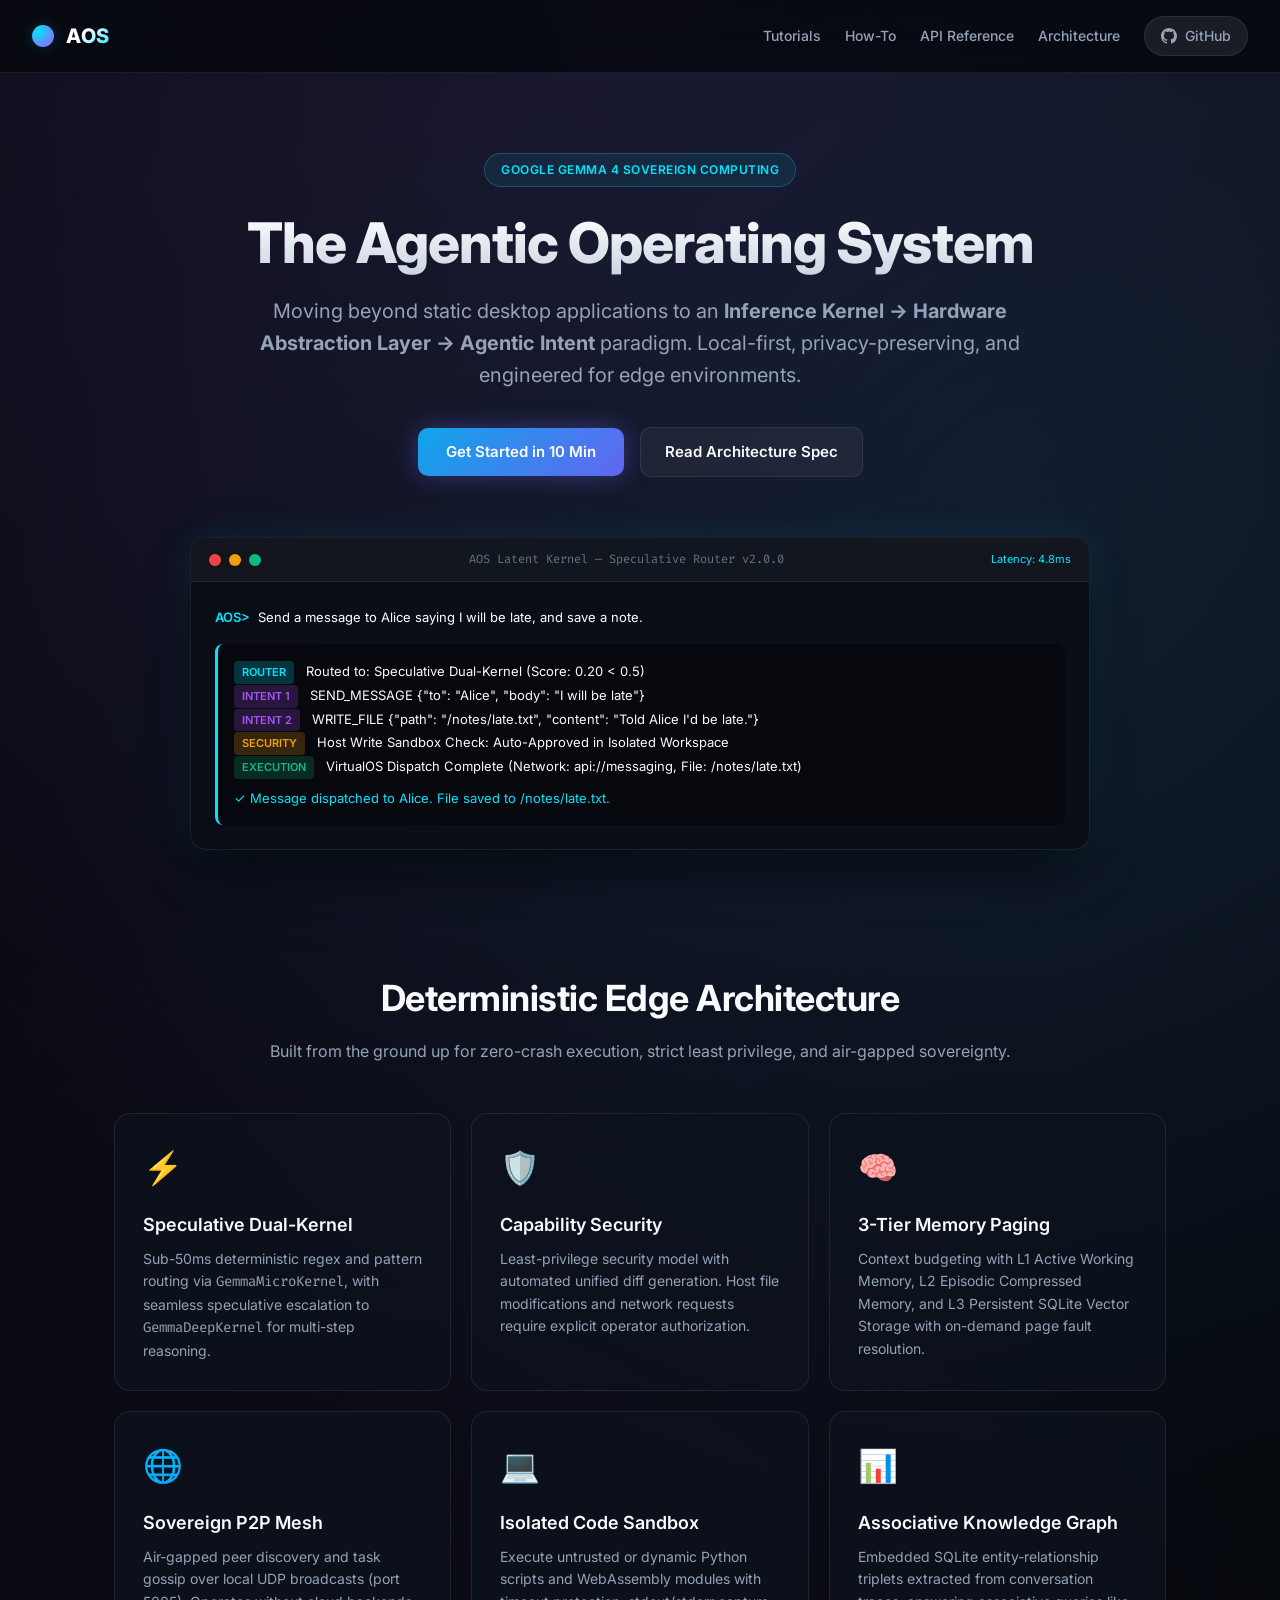
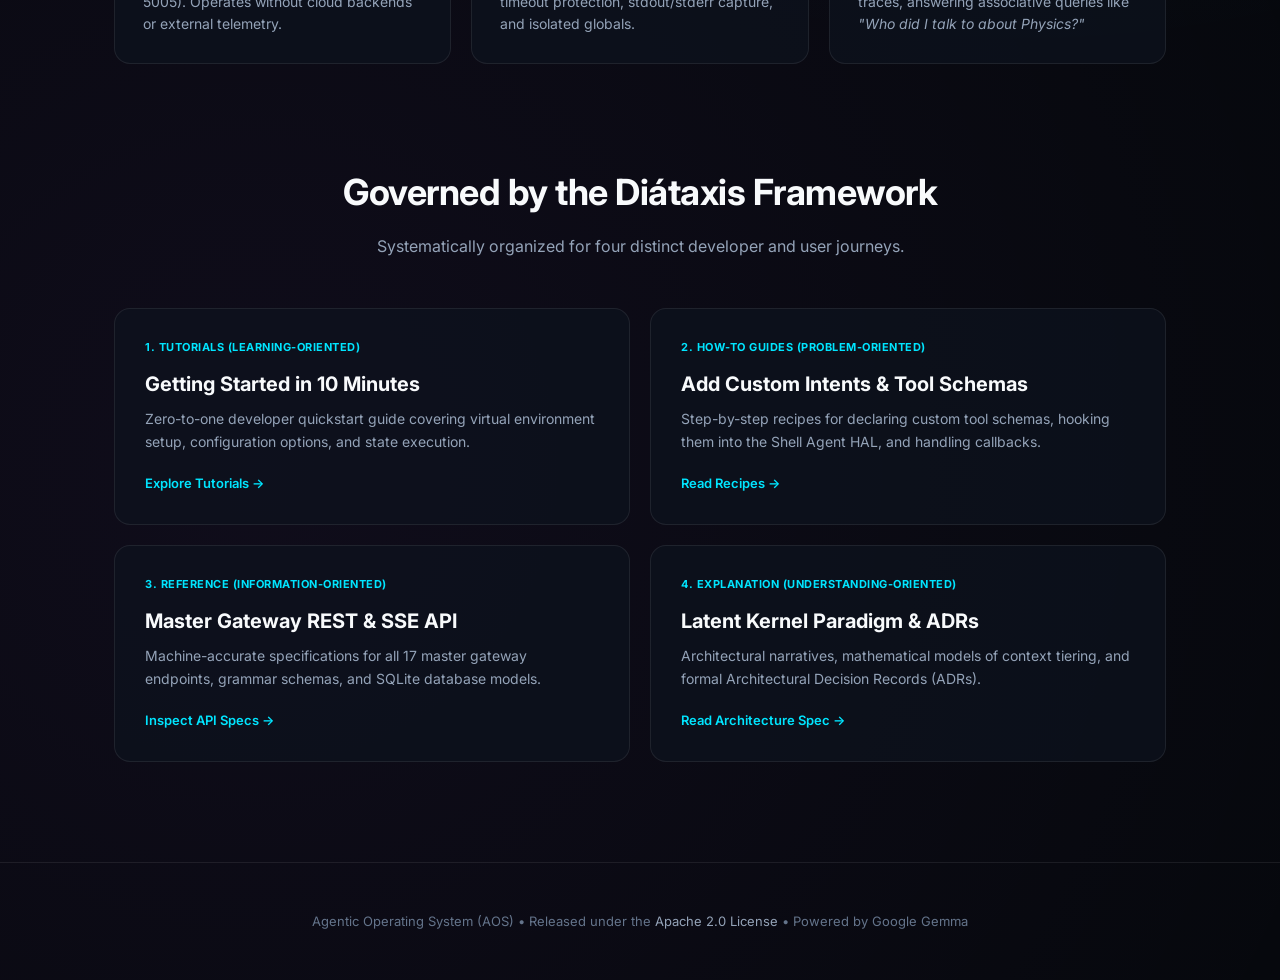
<file: showcase.html>
<!DOCTYPE html>
<html lang="en">
<head>
    <meta charset="UTF-8">
    <meta name="viewport" content="width=device-width, initial-scale=1.0">
    <title>AOS — Agentic Operating System powered by Gemma</title>
    <link rel="preconnect" href="https://fonts.googleapis.com">
    <link rel="preconnect" href="https://fonts.gstatic.com" crossorigin>
    <link href="https://fonts.googleapis.com/css2?family=Fira+Code:wght@400;500;600&family=Inter:wght@300;400;500;600;700;800&display=swap" rel="stylesheet">
    <style>
        :root {
            --bg-base: #06080d;
            --bg-card: rgba(14, 19, 31, 0.7);
            --bg-card-hover: rgba(22, 30, 49, 0.85);
            --border-card: rgba(255, 255, 255, 0.08);
            --border-highlight: rgba(0, 229, 255, 0.3);
            --cyan: #00e5ff;
            --cyan-glow: rgba(0, 229, 255, 0.2);
            --purple: #a855f7;
            --purple-glow: rgba(168, 85, 247, 0.2);
            --text-main: #f8fafc;
            --text-secondary: #94a3b8;
            --text-muted: #64748b;
            --success: #10b981;
            --warning: #f59e0b;
        }

        * {
            margin: 0;
            padding: 0;
            box-sizing: border-box;
            font-family: 'Inter', -apple-system, BlinkMacSystemFont, "Segoe UI", Roboto, sans-serif;
        }

        code, pre, .terminal-font {
            font-family: 'Fira Code', monospace;
        }

        body {
            background-color: var(--bg-base);
            background-image: 
                radial-gradient(circle at 50% 0%, rgba(168, 85, 247, 0.12) 0%, transparent 60%),
                radial-gradient(circle at 80% 20%, rgba(0, 229, 255, 0.08) 0%, transparent 50%),
                radial-gradient(circle at 20% 80%, rgba(168, 85, 247, 0.06) 0%, transparent 50%);
            color: var(--text-main);
            overflow-x: hidden;
            line-height: 1.6;
        }

        /* Nav */
        nav {
            position: sticky;
            top: 0;
            z-index: 100;
            background: rgba(6, 8, 13, 0.8);
            backdrop-filter: blur(20px);
            border-bottom: 1px solid var(--border-card);
            padding: 16px 32px;
            display: flex;
            align-items: center;
            justify-content: space-between;
        }

        .logo-wrap {
            display: flex;
            align-items: center;
            gap: 12px;
            text-decoration: none;
        }

        .orb-glow {
            width: 22px;
            height: 22px;
            border-radius: 50%;
            background: radial-gradient(circle at 30% 30%, var(--cyan), var(--purple));
            box-shadow: 0 0 16px var(--cyan-glow);
            animation: pulseOrb 4s infinite alternate;
        }

        .logo-text {
            font-size: 20px;
            font-weight: 800;
            letter-spacing: 0.5px;
            background: linear-gradient(135deg, #fff 40%, var(--cyan));
            -webkit-background-clip: text;
            -webkit-text-fill-color: transparent;
        }

        .nav-links {
            display: flex;
            align-items: center;
            gap: 24px;
        }

        .nav-links a {
            color: var(--text-secondary);
            text-decoration: none;
            font-size: 14px;
            font-weight: 500;
            transition: color 0.2s;
        }

        .nav-links a:hover {
            color: #fff;
        }

        .btn-github {
            display: flex;
            align-items: center;
            gap: 8px;
            background: rgba(255, 255, 255, 0.08);
            border: 1px solid var(--border-card);
            color: #fff;
            padding: 8px 16px;
            border-radius: 20px;
            font-size: 13px;
            font-weight: 600;
            text-decoration: none;
            transition: all 0.2s;
        }

        .btn-github:hover {
            background: rgba(255, 255, 255, 0.15);
            border-color: rgba(255, 255, 255, 0.25);
            transform: translateY(-1px);
        }

        /* Hero */
        .hero {
            max-width: 1100px;
            margin: 0 auto;
            padding: 80px 24px 40px 24px;
            text-align: center;
        }

        .badge-pill {
            display: inline-flex;
            align-items: center;
            gap: 8px;
            background: rgba(0, 229, 255, 0.08);
            border: 1px solid rgba(0, 229, 255, 0.25);
            color: var(--cyan);
            padding: 6px 16px;
            border-radius: 20px;
            font-size: 12px;
            font-weight: 600;
            text-transform: uppercase;
            letter-spacing: 0.5px;
            margin-bottom: 24px;
        }

        h1 {
            font-size: 56px;
            font-weight: 800;
            line-height: 1.15;
            letter-spacing: -1px;
            margin-bottom: 20px;
            background: linear-gradient(180deg, #ffffff 0%, #cbd5e1 100%);
            -webkit-background-clip: text;
            -webkit-text-fill-color: transparent;
        }

        .hero-lead {
            font-size: 20px;
            color: var(--text-secondary);
            max-width: 780px;
            margin: 0 auto 36px auto;
            line-height: 1.6;
        }

        .cta-row {
            display: flex;
            align-items: center;
            justify-content: center;
            gap: 16px;
            margin-bottom: 60px;
        }

        .btn-primary {
            background: linear-gradient(135deg, #0ea5e9, #6366f1);
            color: #fff;
            padding: 12px 28px;
            border-radius: 10px;
            font-size: 15px;
            font-weight: 600;
            text-decoration: none;
            box-shadow: 0 0 25px rgba(99, 102, 241, 0.4);
            transition: all 0.2s;
        }

        .btn-primary:hover {
            transform: translateY(-2px);
            box-shadow: 0 0 35px rgba(99, 102, 241, 0.6);
        }

        .btn-secondary {
            background: rgba(255, 255, 255, 0.05);
            border: 1px solid var(--border-card);
            color: var(--text-main);
            padding: 12px 24px;
            border-radius: 10px;
            font-size: 15px;
            font-weight: 600;
            text-decoration: none;
            transition: all 0.2s;
        }

        .btn-secondary:hover {
            background: rgba(255, 255, 255, 0.1);
        }

        /* Interactive Terminal Emulator */
        .terminal-wrapper {
            max-width: 900px;
            margin: 0 auto 80px auto;
            background: rgba(10, 14, 22, 0.9);
            border: 1px solid var(--border-card);
            border-radius: 16px;
            box-shadow: 0 25px 50px -12px rgba(0, 0, 0, 0.7), 0 0 40px rgba(0, 229, 255, 0.1);
            overflow: hidden;
            text-align: left;
        }

        .terminal-header {
            background: rgba(255, 255, 255, 0.03);
            border-bottom: 1px solid var(--border-card);
            padding: 12px 18px;
            display: flex;
            align-items: center;
            justify-content: space-between;
        }

        .terminal-controls {
            display: flex;
            gap: 8px;
        }

        .control-dot {
            width: 12px;
            height: 12px;
            border-radius: 50%;
        }

        .dot-red { background: #ef4444; }
        .dot-yellow { background: #f59e0b; }
        .dot-green { background: #10b981; }

        .terminal-title {
            font-size: 12px;
            color: var(--text-muted);
            font-family: 'Fira Code', monospace;
        }

        .terminal-body {
            padding: 24px;
            font-size: 13px;
            line-height: 1.7;
        }

        .term-prompt {
            color: var(--cyan);
            font-weight: 600;
        }

        .term-input {
            color: #fff;
            margin-left: 8px;
        }

        .term-breakdown {
            margin-top: 16px;
            padding: 16px;
            background: rgba(0, 0, 0, 0.4);
            border-radius: 8px;
            border-left: 3px solid var(--cyan);
        }

        .step-tag {
            display: inline-block;
            padding: 2px 8px;
            border-radius: 4px;
            font-size: 11px;
            font-weight: 600;
            margin-right: 8px;
        }

        .tag-micro { background: rgba(0, 229, 255, 0.2); color: var(--cyan); }
        .tag-deep { background: rgba(168, 85, 247, 0.2); color: var(--purple); }
        .tag-sec { background: rgba(245, 158, 11, 0.2); color: var(--warning); }
        .tag-hal { background: rgba(16, 185, 129, 0.2); color: var(--success); }

        /* Feature Grid */
        .section-wrap {
            max-width: 1100px;
            margin: 0 auto 100px auto;
            padding: 0 24px;
        }

        .section-header {
            text-align: center;
            margin-bottom: 48px;
        }

        .section-header h2 {
            font-size: 36px;
            font-weight: 700;
            letter-spacing: -0.5px;
            margin-bottom: 12px;
        }

        .section-header p {
            color: var(--text-secondary);
            font-size: 16px;
        }

        .feature-grid {
            display: grid;
            grid-template-columns: repeat(3, 1fr);
            gap: 20px;
        }

        .feature-card {
            background: var(--bg-card);
            border: 1px solid var(--border-card);
            border-radius: 16px;
            padding: 28px;
            transition: all 0.3s;
            position: relative;
            overflow: hidden;
        }

        .feature-card:hover {
            background: var(--bg-card-hover);
            border-color: var(--border-highlight);
            transform: translateY(-4px);
        }

        .feature-icon {
            font-size: 32px;
            margin-bottom: 18px;
        }

        .feature-card h3 {
            font-size: 18px;
            font-weight: 600;
            margin-bottom: 8px;
        }

        .feature-card p {
            font-size: 14px;
            color: var(--text-secondary);
            line-height: 1.6;
        }

        /* Diataxis Grid */
        .diataxis-grid {
            display: grid;
            grid-template-columns: repeat(2, 1fr);
            gap: 20px;
        }

        .quadrant-card {
            background: var(--bg-card);
            border: 1px solid var(--border-card);
            border-radius: 16px;
            padding: 30px;
            text-decoration: none;
            color: inherit;
            transition: all 0.3s;
            display: flex;
            flex-direction: column;
            justify-content: space-between;
        }

        .quadrant-card:hover {
            border-color: var(--cyan);
            background: var(--bg-card-hover);
            transform: translateY(-3px);
        }

        .quadrant-badge {
            font-size: 11px;
            font-weight: 700;
            text-transform: uppercase;
            letter-spacing: 0.5px;
            color: var(--cyan);
            margin-bottom: 12px;
        }

        .quadrant-card h3 {
            font-size: 20px;
            font-weight: 700;
            margin-bottom: 8px;
        }

        .quadrant-card p {
            font-size: 14px;
            color: var(--text-secondary);
            margin-bottom: 20px;
        }

        .card-link {
            font-size: 13px;
            font-weight: 600;
            color: var(--cyan);
            display: flex;
            align-items: center;
            gap: 6px;
        }

        /* Footer */
        footer {
            border-top: 1px solid var(--border-card);
            padding: 48px 32px;
            text-align: center;
            color: var(--text-muted);
            font-size: 13px;
        }

        footer a {
            color: var(--text-secondary);
            text-decoration: none;
        }

        footer a:hover {
            color: var(--cyan);
        }

        @keyframes pulseOrb {
            0% { transform: scale(1); filter: brightness(1); }
            100% { transform: scale(1.15); filter: brightness(1.3); }
        }

        @media (max-width: 900px) {
            h1 { font-size: 40px; }
            .feature-grid { grid-template-columns: 1fr; }
            .diataxis-grid { grid-template-columns: 1fr; }
            nav { padding: 16px; }
        }
    </style>
</head>
<body>

    <!-- Header Navigation -->
    <nav>
        <a href="https://github.com/MuzikayiseKhuzwayo/gemma4good" class="logo-wrap">
            <div class="orb-glow"></div>
            <span class="logo-text">AOS</span>
        </a>

        <div class="nav-links">
            <a href="https://github.com/MuzikayiseKhuzwayo/gemma4good/blob/main/docs/tutorials/getting-started.md">Tutorials</a>
            <a href="https://github.com/MuzikayiseKhuzwayo/gemma4good/blob/main/docs/how-to/add-custom-intent.md">How-To</a>
            <a href="https://github.com/MuzikayiseKhuzwayo/gemma4good/blob/main/docs/reference/rest-api.md">API Reference</a>
            <a href="https://github.com/MuzikayiseKhuzwayo/gemma4good/blob/main/docs/explanation/architecture.md">Architecture</a>
            <a href="https://github.com/MuzikayiseKhuzwayo/gemma4good" class="btn-github" target="_blank" rel="noopener">
                <svg width="16" height="16" viewBox="0 0 24 24" fill="currentColor"><path d="M12 0c-6.626 0-12 5.373-12 12 0 5.302 3.438 9.8 8.207 11.387.599.111.793-.261.793-.577v-2.234c-3.338.726-4.033-1.416-4.033-1.416-.546-1.387-1.333-1.756-1.333-1.756-1.089-.745.083-.729.083-.729 1.205.084 1.839 1.237 1.839 1.237 1.07 1.834 2.807 1.304 3.492.997.107-.775.418-1.305.762-1.604-2.665-.305-5.467-1.334-5.467-5.931 0-1.311.469-2.381 1.236-3.221-.124-.303-.535-1.524.117-3.176 0 0 1.008-.322 3.301 1.23.957-.266 1.983-.399 3.003-.404 1.02.005 2.047.138 3.006.404 2.291-1.552 3.297-1.23 3.297-1.23.653 1.653.242 2.874.118 3.176.77.84 1.235 1.911 1.235 3.221 0 4.609-2.807 5.624-5.479 5.921.43.372.823 1.102.823 2.222v3.293c0 .319.192.694.801.576 4.765-1.589 8.199-6.086 8.199-11.386 0-6.627-5.373-12-12-12z"/></svg>
                <span>GitHub</span>
            </a>
        </div>
    </nav>

    <!-- Hero Section -->
    <section class="hero">
        <div class="badge-pill">Google Gemma 4 Sovereign Computing</div>
        <h1>The Agentic Operating System</h1>
        <p class="hero-lead">
            Moving beyond static desktop applications to an <strong>Inference Kernel → Hardware Abstraction Layer → Agentic Intent</strong> paradigm. Local-first, privacy-preserving, and engineered for edge environments.
        </p>

        <div class="cta-row">
            <a href="https://github.com/MuzikayiseKhuzwayo/gemma4good/blob/main/docs/tutorials/getting-started.md" class="btn-primary">Get Started in 10 Min</a>
            <a href="https://github.com/MuzikayiseKhuzwayo/gemma4good/blob/main/docs/explanation/architecture.md" class="btn-secondary">Read Architecture Spec</a>
        </div>

        <!-- Interactive Terminal Preview -->
        <div class="terminal-wrapper">
            <div class="terminal-header">
                <div class="terminal-controls">
                    <span class="control-dot dot-red"></span>
                    <span class="control-dot dot-yellow"></span>
                    <span class="control-dot dot-green"></span>
                </div>
                <div class="terminal-title">AOS Latent Kernel — Speculative Router v2.0.0</div>
                <div style="font-size: 11px; color: var(--cyan);">Latency: 4.8ms</div>
            </div>

            <div class="terminal-body terminal-font">
                <div><span class="term-prompt">AOS&gt;</span><span class="term-input">Send a message to Alice saying I will be late, and save a note.</span></div>
                
                <div class="term-breakdown">
                    <div><span class="step-tag tag-micro">ROUTER</span> Routed to: Speculative Dual-Kernel (Score: 0.20 &lt; 0.5)</div>
                    <div><span class="step-tag tag-deep">INTENT 1</span> SEND_MESSAGE {"to": "Alice", "body": "I will be late"}</div>
                    <div><span class="step-tag tag-deep">INTENT 2</span> WRITE_FILE {"path": "/notes/late.txt", "content": "Told Alice I'd be late."}</div>
                    <div><span class="step-tag tag-sec">SECURITY</span> Host Write Sandbox Check: Auto-Approved in Isolated Workspace</div>
                    <div><span class="step-tag tag-hal">EXECUTION</span> VirtualOS Dispatch Complete (Network: api://messaging, File: /notes/late.txt)</div>
                    <div style="color: var(--cyan); margin-top: 8px;">✓ Message dispatched to Alice. File saved to /notes/late.txt.</div>
                </div>
            </div>
        </div>
    </section>

    <!-- Key Capabilities Grid -->
    <section class="section-wrap">
        <div class="section-header">
            <h2>Deterministic Edge Architecture</h2>
            <p>Built from the ground up for zero-crash execution, strict least privilege, and air-gapped sovereignty.</p>
        </div>

        <div class="feature-grid">
            <div class="feature-card">
                <div class="feature-icon">⚡</div>
                <h3>Speculative Dual-Kernel</h3>
                <p>Sub-50ms deterministic regex and pattern routing via <code>GemmaMicroKernel</code>, with seamless speculative escalation to <code>GemmaDeepKernel</code> for multi-step reasoning.</p>
            </div>

            <div class="feature-card">
                <div class="feature-icon">🛡️</div>
                <h3>Capability Security</h3>
                <p>Least-privilege security model with automated unified diff generation. Host file modifications and network requests require explicit operator authorization.</p>
            </div>

            <div class="feature-card">
                <div class="feature-icon">🧠</div>
                <h3>3-Tier Memory Paging</h3>
                <p>Context budgeting with L1 Active Working Memory, L2 Episodic Compressed Memory, and L3 Persistent SQLite Vector Storage with on-demand page fault resolution.</p>
            </div>

            <div class="feature-card">
                <div class="feature-icon">🌐</div>
                <h3>Sovereign P2P Mesh</h3>
                <p>Air-gapped peer discovery and task gossip over local UDP broadcasts (port 5005). Operates without cloud backends or external telemetry.</p>
            </div>

            <div class="feature-card">
                <div class="feature-icon">💻</div>
                <h3>Isolated Code Sandbox</h3>
                <p>Execute untrusted or dynamic Python scripts and WebAssembly modules with timeout protection, stdout/stderr capture, and isolated globals.</p>
            </div>

            <div class="feature-card">
                <div class="feature-icon">📊</div>
                <h3>Associative Knowledge Graph</h3>
                <p>Embedded SQLite entity-relationship triplets extracted from conversation traces, answering associative queries like <em>"Who did I talk to about Physics?"</em></p>
            </div>
        </div>
    </section>

    <!-- Diátaxis Quadrant Navigation -->
    <section class="section-wrap">
        <div class="section-header">
            <h2>Governed by the Diátaxis Framework</h2>
            <p>Systematically organized for four distinct developer and user journeys.</p>
        </div>

        <div class="diataxis-grid">
            <!-- Tutorials -->
            <a href="https://github.com/MuzikayiseKhuzwayo/gemma4good/blob/main/docs/tutorials/getting-started.md" class="quadrant-card">
                <div>
                    <div class="quadrant-badge">1. Tutorials (Learning-Oriented)</div>
                    <h3>Getting Started in 10 Minutes</h3>
                    <p>Zero-to-one developer quickstart guide covering virtual environment setup, configuration options, and state execution.</p>
                </div>
                <div class="card-link">Explore Tutorials →</div>
            </a>

            <!-- How-To -->
            <a href="https://github.com/MuzikayiseKhuzwayo/gemma4good/blob/main/docs/how-to/add-custom-intent.md" class="quadrant-card">
                <div>
                    <div class="quadrant-badge">2. How-To Guides (Problem-Oriented)</div>
                    <h3>Add Custom Intents & Tool Schemas</h3>
                    <p>Step-by-step recipes for declaring custom tool schemas, hooking them into the Shell Agent HAL, and handling callbacks.</p>
                </div>
                <div class="card-link">Read Recipes →</div>
            </a>

            <!-- Reference -->
            <a href="https://github.com/MuzikayiseKhuzwayo/gemma4good/blob/main/docs/reference/rest-api.md" class="quadrant-card">
                <div>
                    <div class="quadrant-badge">3. Reference (Information-Oriented)</div>
                    <h3>Master Gateway REST & SSE API</h3>
                    <p>Machine-accurate specifications for all 17 master gateway endpoints, grammar schemas, and SQLite database models.</p>
                </div>
                <div class="card-link">Inspect API Specs →</div>
            </a>

            <!-- Explanation -->
            <a href="https://github.com/MuzikayiseKhuzwayo/gemma4good/blob/main/docs/explanation/architecture.md" class="quadrant-card">
                <div>
                    <div class="quadrant-badge">4. Explanation (Understanding-Oriented)</div>
                    <h3>Latent Kernel Paradigm & ADRs</h3>
                    <p>Architectural narratives, mathematical models of context tiering, and formal Architectural Decision Records (ADRs).</p>
                </div>
                <div class="card-link">Read Architecture Spec →</div>
            </a>
        </div>
    </section>

    <!-- Footer -->
    <footer>
        <p>
            Agentic Operating System (AOS) &bull; Released under the <a href="https://github.com/MuzikayiseKhuzwayo/gemma4good/blob/main/LICENSE">Apache 2.0 License</a> &bull; Powered by Google Gemma
        </p>
    </footer>

</body>
</html>
</file>
